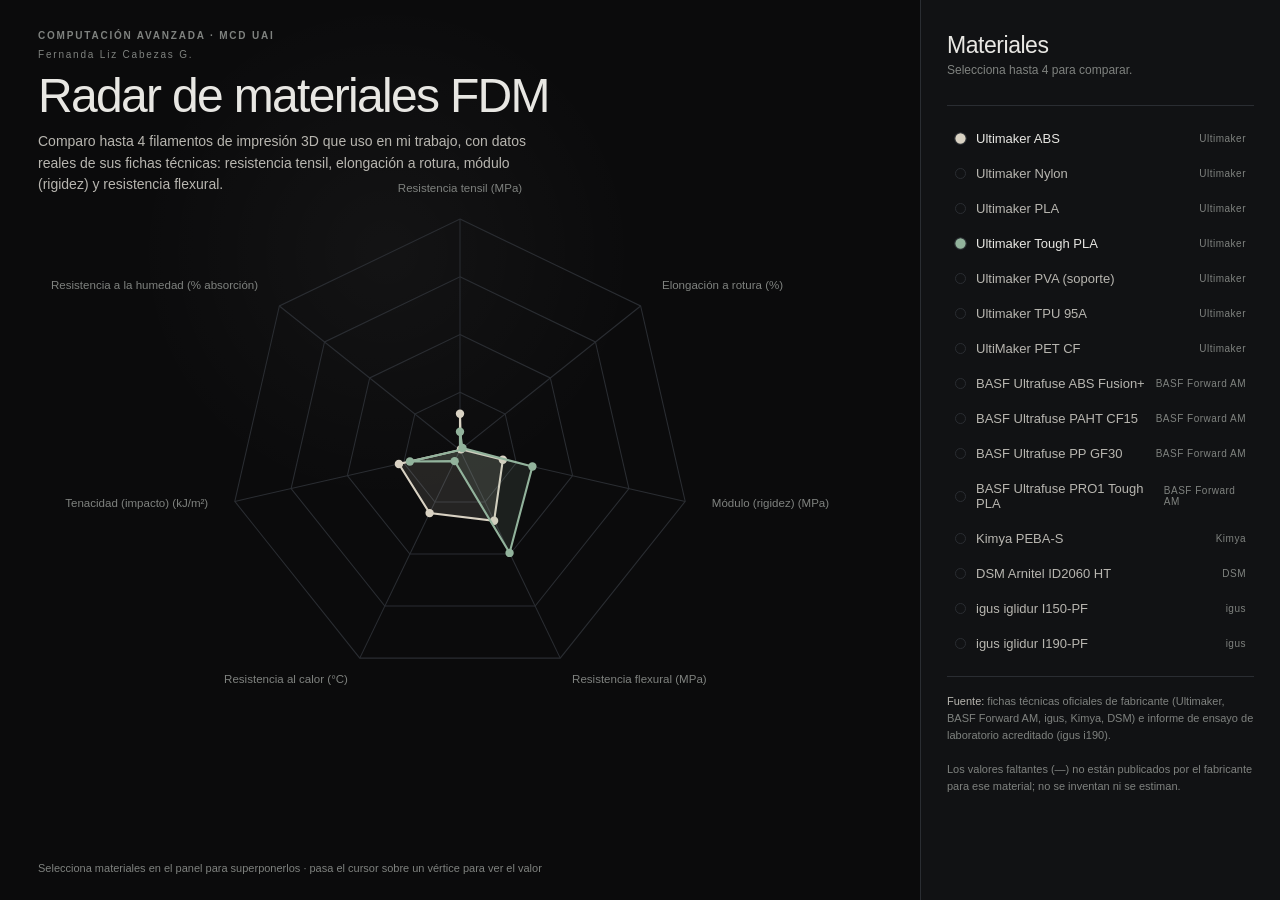
<file: exercise-02/index.html>
<!DOCTYPE html>
<html lang="es">
<head>
<meta charset="UTF-8">
<meta name="viewport" content="width=device-width, initial-scale=1.0">
<title>Ejercicio 02 · Radar de materiales FDM</title>
<link rel="stylesheet" href="styles.css">
</head>
<body>
  <div class="app-shell">
    <div class="viewport-shell">
      <div class="project-header">
        <p class="eyebrow">COMPUTACIÓN AVANZADA · MCD UAI</p>
        <p class="autor">Fernanda Liz Cabezas G.</p>
        <h1>Radar de materiales FDM</h1>
        <p class="subtitle">Comparo hasta 4 filamentos de impresión 3D que uso en mi trabajo, con datos reales de sus fichas técnicas: resistencia tensil, elongación a rotura, módulo (rigidez) y resistencia flexural.</p>
      </div>
      <svg id="radar" viewBox="0 0 600 600"></svg>
      <div class="hint">Selecciona materiales en el panel para superponerlos · pasa el cursor sobre un vértice para ver el valor</div>
    </div>

    <aside class="controls-panel">
      <div class="panel-header">
        <h2>Materiales</h2>
        <p class="panel-note">Selecciona hasta 4 para comparar.</p>
      </div>
      <div id="lista-materiales" class="material-list"></div>
      <div class="panel-footer">
        <strong>Fuente:</strong> fichas técnicas oficiales de fabricante (Ultimaker, BASF Forward AM, igus, Kimya, DSM) e informe de ensayo de laboratorio acreditado (igus i190).
        <br><br>
        Los valores faltantes (—) no están publicados por el fabricante para ese material; no se inventan ni se estiman.
      </div>
    </aside>
  </div>

  <script src="main.js"></script>
</body>
</html>
</file>
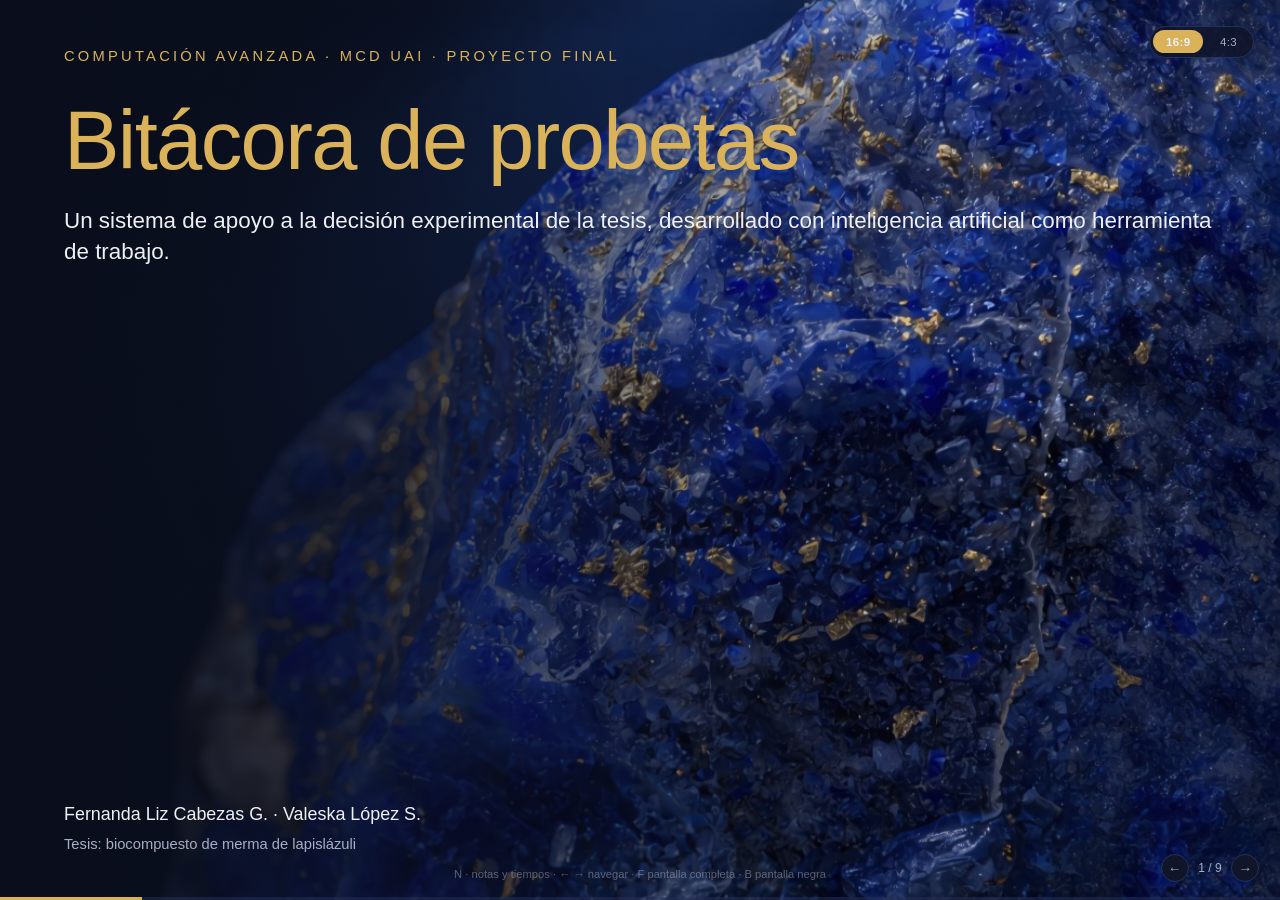
<file: presentacion/index.html>
<!DOCTYPE html>
<html lang="es">
<head>
<meta charset="UTF-8">
<meta name="viewport" content="width=device-width, initial-scale=1.0">
<title>Bitácora de probetas · Presentación</title>
<link rel="stylesheet" href="styles.css?v=4">
</head>
<body>

<div class="deck" id="deck">

  <!-- 01 · PORTADA -->
  <section class="slide portada activa">
    <div class="notas"><span class="notas-t">0:10</span><p>Presentarse en una línea. "Vamos a mostrar un artefacto de la tesis — y sobre todo cómo se construyó."</p></div>
    <div class="lapis-fondo" aria-hidden="true"></div>
    <div class="formato-conmutador" id="formato-conmutador" role="group" aria-label="Formato de proyección">
      <button type="button" id="btn-formato-169" class="formato-btn formato-activo" aria-pressed="true">16:9</button>
      <button type="button" id="btn-formato-43" class="formato-btn" aria-pressed="false">4:3</button>
    </div>
    <p class="eyebrow">COMPUTACIÓN AVANZADA · MCD UAI · PROYECTO FINAL</p>
    <h1>Bitácora de probetas</h1>
    <p class="bajada">Un sistema de apoyo a la decisión experimental de la tesis, desarrollado con inteligencia artificial como herramienta de trabajo.</p>
    <div class="portada-pie">
      <p class="autoras">Fernanda Liz Cabezas G. · Valeska López S.</p>
      <p class="contexto">Tesis: biocompuesto de merma de lapislázuli</p>
    </div>
  </section>

  <!-- 02 · PREGUNTA -->
  <section class="slide">
    <div class="lapis-fondo" aria-hidden="true"></div>
    <p class="num-seccion">01 · Pregunta</p>
    <div class="notas"><span class="notas-t">0:30</span><p>Insistir en que son DOS preguntas. La segunda es la que interesa al curso: qué se puede hacer hoy con IA y método.</p></div>
    <h2>Dos preguntas, no una</h2>
    <div class="cols-2 preguntas">
      <div class="caja">
        <p class="caja-titulo">La de la tesis</p>
        <p class="pregunta-grande">¿Qué combinación de carga, matriz y proceso conviene ensayar a continuación?</p>
        <p>Cada probeta cuesta molienda, impresión y banco de pruebas. El espacio de parámetros es enorme
        y los ensayos que fallan hoy se pierden en un cuaderno.</p>
      </div>
      <div class="caja caja-meta">
        <p class="caja-titulo">La del curso</p>
        <p class="pregunta-grande">¿Qué puede hacer hoy una administradora pública y una diseñadora con IA y un flujo de trabajo ordenado?</p>
        <p>El artefacto es el caso. Lo que realmente se muestra es <strong>cómo se construyó</strong>:
        qué herramientas, qué disciplina, qué límites.</p>
      </div>
    </div>
  </section>

  <!-- 03 · CONTEXTO -->
  <section class="slide">
    <div class="lapis-fondo" aria-hidden="true"></div>
    <p class="num-seccion">02 · Contexto y referencias</p>
    <div class="notas"><span class="notas-t">0:30</span><p>Señalar la tarjeta verde: es nuestra, y es la única sin valor mecánico. Ese contraste es el problema.</p></div>
    <h2>La literatura da el rango. El lapislázuli no está en ella.</h2>
    <div class="ref-grid">
      <div class="ref propia">
        <p class="ref-fuente">LAZULform Ev. 3 · propio</p>
        <p class="ref-dato">7–11 wt%</p>
        <p class="ref-detalle">Rango viable por dos mecanismos distintos: opacidad UV en SLA, encapsulado en FDM. <strong>Sin ensayo mecánico aún.</strong></p>
      </div>
      <div class="ref">
        <p class="ref-fuente">Khan et al. (2023)</p>
        <p class="ref-dato">93,25 MPa</p>
        <p class="ref-detalle">PLA + pizarra. Óptimo flexural a 10 wt%; a 15 wt% ya cae.</p>
      </div>
      <div class="ref">
        <p class="ref-fuente">Al-Mazrouei et al. (2026)</p>
        <p class="ref-dato">91,6 MPa</p>
        <p class="ref-detalle">PLA + piedra volcánica, compresión. Techo de referencia.</p>
      </div>
      <div class="ref">
        <p class="ref-fuente">Coppola et al. (2018)</p>
        <p class="ref-dato">185–215 °C</p>
        <p class="ref-detalle">La temperatura de impresión cambia el módulo: el proceso pesa tanto como la carga.</p>
      </div>
    </div>
    <p class="pie-slide">Nuestras probetas aún no tienen ensayo mecánico. <strong>Ese hueco es el objeto del sistema.</strong></p>
  </section>

  <!-- 04 · PROPUESTA + ARQUITECTURA -->
  <section class="slide">
    <div class="lapis-fondo" aria-hidden="true"></div>
    <p class="num-seccion">03 · Propuesta y arquitectura</p>
    <div class="notas"><span class="notas-t">0:40</span><p>Recorrer el diagrama de izquierda a derecha. Recalcar: el repositorio git ES la base de datos, no hay servidor.</p></div>
    <h2>Una bitácora viva: input → reglas → estado → output</h2>
    <svg class="diagrama" viewBox="0 0 1000 260" role="img" aria-label="Arquitectura: tres etapas de entrada, reglas, estado en JSON y seis vistas de salida">
      <defs>
        <marker id="flecha" viewBox="0 0 10 10" refX="8" refY="5" markerWidth="6" markerHeight="6" orient="auto-start-reverse">
          <path d="M2 1L8 5L2 9" fill="none" stroke="#6478c2" stroke-width="1.6" stroke-linecap="round" stroke-linejoin="round"/>
        </marker>
      </defs>
      <text x="115" y="24" class="d-cap">INPUT · 3 ETAPAS</text>
      <g class="d-caja"><rect x="20" y="38" width="190" height="46" rx="6"/><text x="115" y="60" class="d-t">Materia prima</text><text x="115" y="76" class="d-s">%wt · granulometría · reposo</text></g>
      <g class="d-caja"><rect x="20" y="94" width="190" height="46" rx="6"/><text x="115" y="116" class="d-t">Fabricación</text><text x="115" y="132" class="d-s">parámetros de impresión</text></g>
      <g class="d-caja"><rect x="20" y="150" width="190" height="46" rx="6"/><text x="115" y="172" class="d-t">Banco de pruebas</text><text x="115" y="188" class="d-s">tracción · flexión · módulos</text></g>
      <line x1="218" y1="117" x2="278" y2="117" class="d-flecha" marker-end="url(#flecha)"/>
      <text x="378" y="24" class="d-cap">REGLAS</text>
      <g class="d-caja d-reglas"><rect x="285" y="38" width="186" height="158" rx="6"/>
        <text x="378" y="72" class="d-t">ausencia ≠ cero</text>
        <text x="378" y="104" class="d-t">checkpoint por etapa</text>
        <text x="378" y="136" class="d-t">estimación por distancia</text>
        <text x="378" y="168" class="d-t">alerta de proximidad</text>
      </g>
      <line x1="479" y1="117" x2="539" y2="117" class="d-flecha" marker-end="url(#flecha)"/>
      <text x="636" y="24" class="d-cap">ESTADO</text>
      <g class="d-caja d-estado"><rect x="546" y="38" width="180" height="158" rx="6"/>
        <text x="636" y="105" class="d-t">probetas.json</text>
        <text x="636" y="130" class="d-s">el repositorio git</text>
        <text x="636" y="148" class="d-s">es la base de datos</text>
      </g>
      <line x1="734" y1="117" x2="794" y2="117" class="d-flecha" marker-end="url(#flecha)"/>
      <text x="893" y="24" class="d-cap">OUTPUT · 6 VISTAS</text>
      <g class="d-caja d-out"><rect x="801" y="38" width="184" height="26" rx="5"/><text x="893" y="55" class="d-t">Galería</text></g>
      <g class="d-caja d-out"><rect x="801" y="70" width="184" height="26" rx="5"/><text x="893" y="87" class="d-t">Plano</text></g>
      <g class="d-caja d-out"><rect x="801" y="102" width="184" height="26" rx="5"/><text x="893" y="119" class="d-t">3D</text></g>
      <g class="d-caja d-out"><rect x="801" y="134" width="184" height="26" rx="5"/><text x="893" y="151" class="d-t">Ranking</text></g>
      <g class="d-caja d-out"><rect x="801" y="166" width="184" height="26" rx="5"/><text x="893" y="183" class="d-t">Explorador</text></g>
      <g class="d-caja d-out"><rect x="801" y="198" width="184" height="26" rx="5"/><text x="893" y="215" class="d-t">Nueva ficha</text></g>
    </svg>
    <p class="pie-slide">13 probetas hoy · 3 checkpoints cada una · registra lo que falló igual que lo que funcionó · <strong>cero valores inventados</strong>.</p>
  </section>

  <!-- 05 · FLUJO DE TRABAJO -->
  <section class="slide">
    <div class="lapis-fondo" aria-hidden="true"></div>
    <p class="num-seccion">04 · Flujo de trabajo</p>
    <div class="notas"><span class="notas-t">0:30</span><p>Este es el ciclo real, no solo el de los datos: cada iteración empieza donde la anterior dejó una pregunta abierta.</p></div>
    <h2>Un ciclo que se repite en cada probeta nueva</h2>
    <svg class="diagrama" viewBox="0 0 1000 340" role="img" aria-label="Flujo de trabajo: fabricar filamento, imprimir probeta y ensayar; luego escribir ficha, publicar y explorar para decidir, que vuelve a fabricar filamento en la siguiente iteración">
      <defs>
        <marker id="flecha2" viewBox="0 0 10 10" refX="8" refY="5" markerWidth="6" markerHeight="6" orient="auto-start-reverse">
          <path d="M2 1L8 5L2 9" fill="none" stroke="#6478c2" stroke-width="1.6" stroke-linecap="round" stroke-linejoin="round"/>
        </marker>
      </defs>
      <text x="500" y="18" class="d-cap">FABRICAR Y ENSAYAR</text>
      <g class="d-caja"><rect x="20" y="30" width="279" height="70" rx="6"/><text x="159" y="58" class="d-t">Fabricar filamento</text><text x="159" y="78" class="d-s">mezcla + extrusión</text></g>
      <g class="d-caja"><rect x="361" y="30" width="279" height="70" rx="6"/><text x="500" y="58" class="d-t">Imprimir probeta</text><text x="500" y="78" class="d-s">FDM, posición, temp.</text></g>
      <g class="d-caja"><rect x="702" y="30" width="279" height="70" rx="6"/><text x="841" y="58" class="d-t">Ensayar</text><text x="841" y="78" class="d-s">flexión, tracción</text></g>
      <line x1="299" y1="65" x2="361" y2="65" class="d-flecha" marker-end="url(#flecha2)"/>
      <line x1="640" y1="65" x2="702" y2="65" class="d-flecha" marker-end="url(#flecha2)"/>
      <path d="M841,100 L841,145 L160,145 L160,190" class="d-conector" pathLength="100" marker-end="url(#flecha2)"/>
      <text x="500" y="178" class="d-cap">REGISTRAR Y DECIDIR</text>
      <g class="d-caja"><rect x="20" y="190" width="279" height="70" rx="6"/><text x="159" y="218" class="d-t">Escribir ficha</text><text x="159" y="238" class="d-s">probetas.json</text></g>
      <g class="d-caja"><rect x="361" y="190" width="279" height="70" rx="6"/><text x="500" y="218" class="d-t">Publicar</text><text x="500" y="238" class="d-s">commit, push, Pages</text></g>
      <g class="d-caja d-estado"><rect x="702" y="190" width="279" height="70" rx="6"/><text x="841" y="218" class="d-t">Explorar y decidir</text><text x="841" y="238" class="d-s">galería, plano, IDW</text></g>
      <line x1="299" y1="225" x2="361" y2="225" class="d-flecha" marker-end="url(#flecha2)"/>
      <line x1="640" y1="225" x2="702" y2="225" class="d-flecha" marker-end="url(#flecha2)"/>
      <path d="M841,260 L841,300 L0,300 L0,65 L20,65" class="d-conector" pathLength="100" marker-end="url(#flecha2)"/>
      <text x="420" y="290" class="d-cap">SIGUIENTE ITERACIÓN</text>
    </svg>
    <p class="pie-slide">El diagrama anterior describe los datos; este describe el trabajo. Cada casilla es una tarea real, y el ciclo se repite hasta resolver la pregunta de la tesis.</p>
  </section>

  <!-- 06 · REGLAS -->
  <section class="slide">
    <div class="lapis-fondo" aria-hidden="true"></div>
    <p class="num-seccion">05 · Reglas principales</p>
    <div class="notas"><span class="notas-t">1:00</span><p>Regla 1 con calma —es la frase que hay que dejar instalada—. Las otras tres, una frase cada una: no hay tiempo para leer el código en voz alta, que quede ahí como respaldo si preguntan.</p></div>
    <h2>Cuatro decisiones que sostienen todo el sistema</h2>
    <div class="split-codigo split-codigo-4">
      <div class="regla-bloque">
        <p class="regla-num">1 — ausencia ≠ cero</p>
        <p class="regla-io"><span>entra</span> <code>flexural_mpa: null</code></p>
        <p class="regla-io"><span>sale</span> banda "sin ensayo", en su carga real</p>
        <p>Una probeta sin medir no vale cero MPa: <strong>no está medida</strong>. Ponerla en cero sería inventar.</p>
        <pre><code>const sinDato = PROBETAS.filter(
  p =&gt; p.banco_pruebas.flexural_mpa === null
);</code></pre>
      </div>
      <div class="regla-bloque">
        <p class="regla-num">2 — estimación explicable</p>
        <p class="regla-io"><span>entra</span> una carga objetivo (11 wt%)</p>
        <p class="regla-io"><span>sale</span> valor esperado <em>y de dónde salió</em></p>
        <p>Pondera por <code>1/distancia²</code>. A 11 wt% estima <strong>93,2 MPa</strong> (92% de SP10).</p>
        <pre><code>const peso = 1 / (v.distancia ** 2);
sumaPonderada += peso * v.valor;</code></pre>
      </div>
      <div class="regla-bloque">
        <p class="regla-num">3 — el estado es por etapa</p>
        <p class="regla-io"><span>entra</span> las incidencias de la probeta</p>
        <p class="regla-io"><span>sale</span> ✓ o ✗ en cada uno de los 3 checkpoints</p>
        <p>PC falla en materia prima pero <strong>pasa</strong> fabricación: un estado global perdería eso.</p>
        <pre><code>propias = incidencias.filter(
  inc =&gt; inc.etapa === etapaKey
);
ok = propias.length === 0;</code></pre>
      </div>
      <div class="regla-bloque">
        <p class="regla-num">4 — el sistema recuerda</p>
        <p class="regla-io"><span>entra</span> un valor que se está escribiendo</p>
        <p class="regla-io"><span>sale</span> aviso verde si funcionó, rojo si no</p>
        <p>Al escribir 25 wt%: <span class="rojo">"ya probaste ~26,5 — no funcionó"</span>.</p>
        <pre><code>distancia = Math.abs(existente - valor);
if (distancia &lt;= limite) avisar(p);</code></pre>
      </div>
    </div>
  </section>

  <!-- 07 · DEMO -->
  <section class="slide slide-demo">
    <div class="lapis-fondo" aria-hidden="true"></div>
    <p class="num-seccion">06 · Demo</p>
    <div class="notas"><span class="notas-t">1:15</span><p>Los 3 pasos, sin improvisar. Terminar en la alerta roja: es lo más vistoso y resume la idea.</p></div>
    <h2>El artefacto, en vivo</h2>
    <a class="url-demo" href="https://fernanda-liz.github.io/MCD-computaci-n-avanzada-3/project/" target="_blank" rel="noopener">
      fernanda-liz.github.io/MCD-computaci-n-avanzada-3/project/
    </a>
    <ol class="guion">
      <li><strong>Plano</strong> — la banda inferior: el hueco que la tesis debe llenar.</li>
      <li><strong>Explorador</strong> — mover a 11 wt%: 93,2 MPa, y de qué probetas sale.</li>
      <li><strong>Nueva ficha</strong> — escribir 25 wt%: <span class="rojo">"ya probaste ~26,5 — no funcionó"</span>.</li>
    </ol>
    <div class="siguientes">
      <p class="siguientes-cap">SI EL PROYECTO CONTINÚA</p>
      <div class="siguientes-items">
        <span>Poblarlo con las 30–50 probetas reales de lapislázuli</span>
        <span>Visión por computador en la extrusión: grumos y diámetro</span>
        <span>Granulometría (25/50/100 µm) como segundo eje de cruce</span>
      </div>
    </div>
  </section>

  <!-- 08 · EL TALLER INVISIBLE -->
  <section class="slide">
    <div class="lapis-fondo" aria-hidden="true"></div>
    <p class="num-seccion">07 · Cómo se construyó</p>
    <div class="notas"><span class="notas-t">0:40</span><p>Aquí está el corazón de la charla: cuatro columnas, una frase cada una. No leer las tarjetas.</p></div>
    <h2>El taller invisible detrás del artefacto</h2>
    <div class="taller">
      <div class="taller-col">
        <p class="taller-cap">CAPTURAR</p>
        <div class="herr"><span class="herr-n">Zotero</span><span class="herr-d">fuente de verdad para citar: metadatos + PDF enlazado</span></div>
        <div class="herr"><span class="herr-n">raw/ + script propio</span><span class="herr-d">cada PDF → texto por página + imágenes deduplicadas, sin resumir</span></div>
      </div>
      <div class="taller-col">
        <p class="taller-cap">PENSAR</p>
        <div class="herr"><span class="herr-n">Obsidian</span><span class="herr-d">wiki de tesis: fuentes, conceptos, análisis, bitácora de hitos</span></div>
        <div class="herr"><span class="herr-n">CLAUDE.md + skills</span><span class="herr-d">el flujo de trabajo escrito como instrucción reutilizable</span></div>
      </div>
      <div class="taller-col">
        <p class="taller-cap">CONSTRUIR</p>
        <div class="herr"><span class="herr-n">Claude Code</span><span class="herr-d">leer papers, extraer datos citables, escribir y probar el código</span></div>
        <div class="herr"><span class="herr-n">MCP · navegador</span><span class="herr-d">abrir el sitio, hacer clic, leer errores, corregir y repetir</span></div>
      </div>
      <div class="taller-col">
        <p class="taller-cap">PUBLICAR</p>
        <div class="herr"><span class="herr-n">git + GitHub Pages</span><span class="herr-d">el repo es la base de datos; el historial, el cuaderno de laboratorio</span></div>
        <div class="herr"><span class="herr-n">Drive compartido</span><span class="herr-d">respaldo accesible para la dirección de tesis</span></div>
      </div>
    </div>
    <p class="pie-slide">Los datos de Khan et al. que aparecen en el ranking se extrajeron directamente de la Tabla 2 del PDF y quedaron <strong>citados en la ficha correspondiente</strong>, no reproducidos de memoria.</p>
  </section>

  <!-- 09 · CRITERIO -->
  <section class="slide">
    <div class="lapis-fondo" aria-hidden="true"></div>
    <p class="num-seccion">08 · Criterio</p>
    <div class="notas"><span class="notas-t">0:30</span><p>El punto fuerte: decir que NO a una herramienta también es criterio. Mencionar ECC como ejemplo concreto.</p></div>
    <h2>Usar IA bien es, sobre todo, saber cuándo no usarla</h2>
    <div class="cols-3">
      <div class="caja caja-no">
        <p class="caja-titulo">No inventamos datos</p>
        <p>Evaluamos inventar valores para que la demo se viera más completa. Lo descartamos y usamos 4 valores
        reales publicados: un dato falso sin marcar rompe la garantía de todo el resto.</p>
      </div>
      <div class="caja caja-no">
        <p class="caja-titulo">No instalamos ECC</p>
        <p>Teníamos disponible un framework con 68 agentes y 286 skills. No se usó:
        el curso evalúa claridad, no cantidad de tecnología. Habría sumado complejidad sin sumar respuesta.</p>
      </div>
      <div class="caja caja-no">
        <p class="caja-titulo">No dependemos del computador local</p>
        <p>La idea de conectar cámara y sensores en vivo quedó como siguiente paso:
        el artefacto tiene que abrir en cualquier navegador, también en incógnito.</p>
      </div>
    </div>
    <p class="pie-slide">Cada "no" está registrado en el repositorio y en la wiki de tesis, con su razón. <strong>Las decisiones también son dato.</strong></p>
  </section>

</div>

<p class="aviso-notas">N · notas y tiempos · ← → navegar · F pantalla completa · B pantalla negra</p>
<div class="barra"><div class="progreso" id="progreso"></div></div>
<div class="controles">
  <button id="anterior" aria-label="Diapositiva anterior">←</button>
  <span id="contador">1 / 9</span>
  <button id="siguiente" aria-label="Diapositiva siguiente">→</button>
</div>

<!-- Vista previa 4:3: el mismo deck cargado en un iframe con viewport fijo
     1024x768 (XGA, la resolución 4:3 más común en proyectores), escalado
     para caber en pantalla. No es un CSS transform del deck actual —
     adentro del iframe los tamaños en vw/vh calculan contra esa resolución
     real, así que lo que se ve es exactamente lo que mostraría ese proyector. -->
<div id="simulador-4-3" class="simulador-4-3 oculto">
  <button type="button" id="btn-cerrar-simulador" class="simulador-cerrar">✕ volver a 16:9</button>
  <iframe id="iframe-4-3" title="Vista previa en 4:3" src="about:blank"></iframe>
</div>

<!-- el ?v= es a propósito: el navegador cachea main.js/styles.css agresivamente
     sin él, y una edición nueva puede no verse ni con recarga forzada.
     Súbelo (v=2 -> v=3...) cada vez que edites main.js o styles.css. -->
<script src="main.js?v=4"></script>
</body>
</html>
</file>
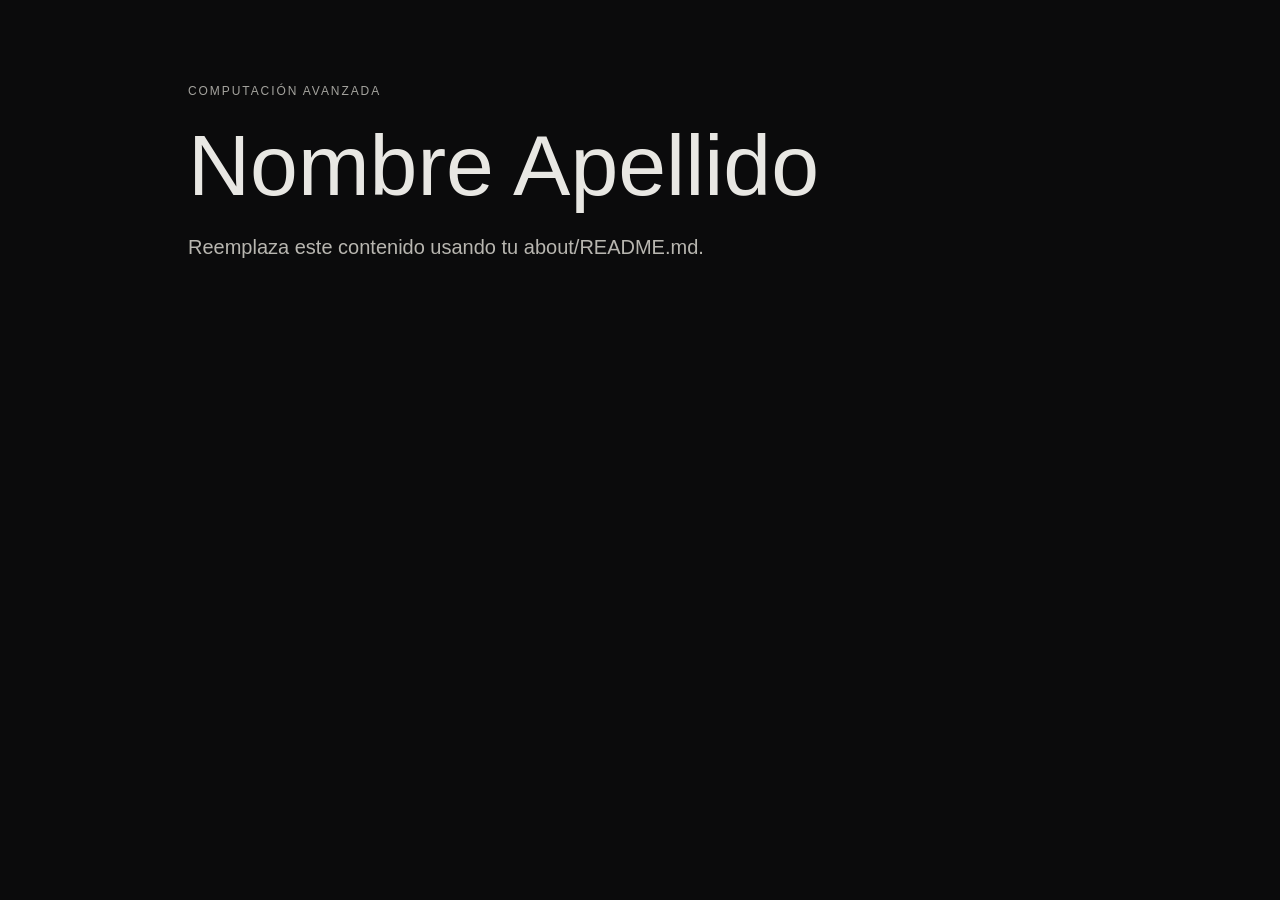
<file: templates/site-basic/index.html>
<!doctype html>
<html lang="es">
<head>
  <meta charset="utf-8">
  <meta name="viewport" content="width=device-width, initial-scale=1">
  <title>Computación Avanzada - About</title>
  <link rel="stylesheet" href="styles.css">
</head>
<body>
  <main class="page">
    <p class="eyebrow">COMPUTACIÓN AVANZADA</p>
    <h1>Nombre Apellido</h1>
    <p class="lead">Reemplaza este contenido usando tu about/README.md.</p>
  </main>
</body>
</html>
</file>
<file: exercise-02/styles.css>
:root {
  --bg:#0b0b0c;
  --panel:#111214;
  --line:#2a2d32;
  --text:#e8e7e3;
  --text-soft:#b8b6b0;
  --text-faint:#7f827f;
  --accent:#d9d2c3;
}
*{box-sizing:border-box}
html,body{margin:0;height:100%;background:var(--bg);color:var(--text);font-family:Roboto,"Helvetica Neue",Arial,sans-serif}
body{overflow:hidden}
.app-shell{display:grid;grid-template-columns:minmax(0,1fr) 360px;height:100vh}
.viewport-shell{position:relative;min-width:0;background:radial-gradient(circle at 42% 28%,rgba(255,255,255,.035),transparent 30%),var(--bg);display:flex;align-items:center;justify-content:center}
.project-header{position:absolute;z-index:5;left:38px;top:30px;max-width:560px;pointer-events:none}
.eyebrow{margin:0 0 8px;font-size:10px;font-weight:600;letter-spacing:.18em;color:var(--text-faint)}
.autor{margin:0 0 8px;font-size:10px;font-weight:400;letter-spacing:.18em;color:var(--text-faint)}
h1,h2,h3,p{margin-top:0}
h1{font-size:clamp(30px,4vw,48px);font-weight:300;letter-spacing:-.035em;margin-bottom:8px}
.subtitle{max-width:520px;color:var(--text-soft);font-size:14px;line-height:1.55}
#radar{width:min(70vh,80%);height:min(70vh,80%);overflow:visible}
.hint{position:absolute;left:38px;bottom:26px;color:var(--text-faint);font-size:11px}

.controls-panel{height:100vh;padding:32px 26px 20px;background:var(--panel);border-left:1px solid var(--line);overflow-y:auto;scrollbar-width:thin;scrollbar-color:var(--accent) var(--panel)}
.controls-panel::-webkit-scrollbar{width:10px}
.controls-panel::-webkit-scrollbar-track{background:var(--panel)}
.controls-panel::-webkit-scrollbar-thumb{background-color:var(--line);border-radius:6px;border:2px solid var(--panel)}
.panel-header{padding-bottom:16px;border-bottom:1px solid var(--line)}
.panel-header h2{font-size:23px;font-weight:400;letter-spacing:-.02em;margin-bottom:4px}
.panel-note{color:var(--text-faint);font-size:12px}

.material-list{padding:16px 0;border-bottom:1px solid var(--line);display:flex;flex-direction:column;gap:2px}
.material-item{display:flex;align-items:center;gap:10px;padding:9px 8px;border-radius:6px;cursor:pointer;font-size:13px;color:var(--text-soft);transition:background .2s ease,color .2s ease}
.material-item:hover{background:rgba(255,255,255,.04)}
.material-item.active{color:var(--text)}
.material-item .swatch{width:11px;height:11px;border-radius:50%;border:1px solid var(--line);flex-shrink:0;transition:background .25s ease,transform .25s ease}
.material-item.active .swatch{transform:scale(1.15)}
.material-item .fab{margin-left:auto;font-size:10px;color:var(--text-faint);letter-spacing:.05em}
.material-item.disabled{opacity:.35;cursor:not-allowed}

.panel-footer{padding-top:16px;color:var(--text-faint);font-size:11px;line-height:1.55}
.panel-footer strong{color:var(--text-soft);font-weight:500}

.radar-axis-label{fill:var(--text-faint);font-size:11px}
.radar-grid{fill:none;stroke:var(--line);stroke-width:1}
.radar-poly{fill-opacity:.12;stroke-width:2}
.radar-point{cursor:pointer}
.radar-tooltip{fill:var(--text);font-size:11px}

@media (max-width:900px){
  .app-shell{grid-template-columns:1fr;grid-template-rows:50vh 1fr;height:100vh}
  .viewport-shell{position:sticky;top:0;height:50vh}
  .controls-panel{height:calc(100vh - 50vh);border-left:0;border-top:1px solid var(--line)}
}
</file>
<file: presentacion/styles.css>
:root {
  --bg: #0a0e1c;
  --bg-hondo: #060912;
  --panel: #10152a;
  --panel-alto: #161d38;
  --line: #263156;
  --text: #eef0f5;
  --text-dim: #a7aec4;
  --accent: #d9b25a;
  --accent-suave: #e6c887;
  --azul: #6478c2;
  --propio: #92b39c;
  --lit: #c98a6b;
  --fallida: #c9695f;
}

* { box-sizing: border-box; }

html, body {
  margin: 0;
  padding: 0;
  height: 100%;
  overflow: hidden;
  background: var(--bg);
  color: var(--text);
  font-family: -apple-system, BlinkMacSystemFont, "Segoe UI", Helvetica, Arial, sans-serif;
  line-height: 1.5;
}

.deck { height: 100%; }

.slide {
  display: none;
  height: 100vh;
  padding: 5vh 5vw;
  flex-direction: column;
  justify-content: center;
  position: relative;
  overflow: hidden;
}

.slide.activa { display: flex; }

/* fondo lapislázuli: azul profundo con motas doradas de pirita */
.lapis-fondo {
  /* absolute, no fixed: .slide tiene will-change:transform, así que ES el
     "containing block" de cualquier posición fixed/absolute de sus hijos —
     ambas terminan idénticas aquí, así que "fixed" no libraba del scroll
     interno de .slide en pantallas angostas (mismo elemento hace de scroll
     container Y de containing block). El alto real lo fija main.js
     (ajustarFondos) igualando esta caja al scrollHeight de la diapositiva,
     así el patrón cubre todo el contenido y no solo el primer pantallazo. */
  position: absolute;
  inset: 0;
  background:
    radial-gradient(circle at 78% 22%, rgba(100, 120, 194, 0.22), transparent 46%),
    radial-gradient(circle at 16% 76%, rgba(217, 178, 90, 0.10), transparent 44%);
  pointer-events: none;
}

/* portada: la foto real de la piedra, no el patrón de motas —
   el degradado oscurece la mitad izquierda, donde va el texto,
   y deja la piedra visible tal cual hacia la derecha */
.portada .lapis-fondo {
  background-image:
    linear-gradient(90deg,
      rgba(10, 14, 28, 0.94) 0%,
      rgba(10, 14, 28, 0.78) 32%,
      rgba(10, 14, 28, 0.32) 58%,
      rgba(10, 14, 28, 0.05) 78%),
    url("img/lapislazuli-portada.jpg");
  background-size: cover, cover;
  background-position: center, center right;
}

.portada .lapis-fondo::after { content: none; }

.lapis-fondo::after {
  content: "";
  position: absolute;
  inset: 0;
  background-image:
    radial-gradient(circle, rgba(245,197,63,0.68) 0 1.5px, transparent 1.8px),
    radial-gradient(circle, rgba(245,197,63,0.46) 0 1.1px, transparent 1.4px),
    radial-gradient(circle, rgba(250,213,110,0.55) 0 1.3px, transparent 1.6px);
  background-position: 12% 24%, 68% 62%, 84% 18%;
  background-size: 340px 340px, 250px 250px, 430px 430px;
}

/* tipografía */
.eyebrow {
  margin: 0 0 2rem;
  font-size: clamp(0.92rem, 1.15vw, 1.08rem);
  letter-spacing: 0.22em;
  color: var(--accent);
  position: relative;
}

.num-seccion {
  margin: 0 0 0.9rem;
  font-size: clamp(0.82rem, 1.05vw, 0.95rem);
  letter-spacing: 0.2em;
  text-transform: uppercase;
  color: var(--azul);
  font-weight: 600;
}

h1 {
  margin: 0;
  font-size: clamp(2.6rem, 6.6vw, 5.2rem);
  font-weight: 500;
  letter-spacing: -0.02em;
  line-height: 1.02;
  color: var(--accent);
  position: relative;
}

h2 {
  margin: 0 0 1.6rem;
  font-size: clamp(1.5rem, 3.1vw, 2.6rem);
  font-weight: 500;
  letter-spacing: -0.015em;
  line-height: 1.15;
  color: var(--accent);
  max-width: 24ch;
}

.bajada {
  margin: 1.3rem 0 0;
  font-size: clamp(0.95rem, 1.75vw, 1.45rem);
  color: var(--text);
  font-weight: 300;
  position: relative;
  line-height: 1.4;
}

.portada-pie { margin-top: auto; padding-top: 2.5rem; position: relative; }
.autoras { margin: 0; font-size: clamp(1rem, 1.4vw, 1.2rem); color: var(--text); }
.contexto { margin: 0.3rem 0 0; font-size: clamp(0.9rem, 1.15vw, 1.05rem); color: var(--text-dim); }

p { color: var(--text-dim); font-size: clamp(0.95rem, 1.22vw, 1.12rem); margin: 0 0 0.7rem; }
p:last-child { margin-bottom: 0; }
p strong { color: var(--text); font-weight: 600; }
em { color: var(--accent-suave); font-style: italic; }
.rojo { color: var(--fallida); }

.pie-slide {
  margin: 1.6rem 0 0;
  font-size: clamp(0.88rem, 1.1vw, 1.02rem);
  color: var(--text-dim);
  border-top: 1px solid var(--line);
  padding-top: 0.9rem;
}
.pie-slide.centro { text-align: center; border: none; }

/* cajas */
.cols-3, .cols-2 { display: grid; gap: 1.1rem; }
.cols-3 { grid-template-columns: repeat(3, 1fr); }
.cols-2 { grid-template-columns: repeat(2, 1fr); }

.caja {
  background: var(--panel);
  border: 1px solid var(--line);
  border-left: 3px solid var(--azul);
  border-radius: 10px;
  padding: 1.1rem 1.2rem;
}

.caja-meta { border-left-color: var(--accent); }
.caja-no { border-left-color: var(--fallida); }

.caja-titulo {
  margin: 0 0 0.5rem;
  color: var(--accent);
  font-size: clamp(0.9rem, 1.15vw, 1.05rem);
  font-weight: 700;
  letter-spacing: 0.04em;
}

.pregunta-grande {
  font-size: clamp(1.1rem, 1.6vw, 1.38rem);
  color: var(--text);
  line-height: 1.35;
  margin-bottom: 0.8rem;
}

.preguntas .caja { padding: 1.4rem 1.5rem; }

/* referencias */
.ref-grid { display: grid; grid-template-columns: repeat(4, 1fr); gap: 0.9rem; }

.ref {
  background: var(--panel);
  border: 1px solid var(--line);
  border-top: 3px solid var(--lit);
  border-radius: 10px;
  padding: 1rem 1.1rem;
}

.ref.propia { border-top-color: var(--propio); }
.ref-fuente { margin: 0; font-size: clamp(0.82rem, 1vw, 0.92rem); color: var(--text-dim); }
.ref-dato {
  margin: 0.35rem 0 0.5rem;
  font-size: clamp(1.25rem, 2.2vw, 1.85rem);
  font-weight: 300;
  color: var(--accent);
  line-height: 1;
}
.ref-detalle { margin: 0; font-size: clamp(0.84rem, 1.02vw, 0.94rem); line-height: 1.45; }

/* diagrama */
.diagrama { width: 100%; height: auto; max-height: 44vh; }
.d-caja rect { fill: var(--panel); stroke: var(--line); stroke-width: 1; }
.d-reglas rect { fill: rgba(217, 178, 90, 0.07); stroke: var(--accent); }
.d-estado rect { fill: rgba(100, 120, 194, 0.11); stroke: var(--azul); }
.d-out rect { fill: var(--panel-alto); }
.d-t { fill: var(--text); font-size: 16px; text-anchor: middle; font-family: inherit; }
.d-s { fill: var(--text-dim); font-size: 13px; text-anchor: middle; font-family: inherit; }
.d-cap { fill: var(--accent); font-size: 12.5px; letter-spacing: 0.14em; text-anchor: middle; font-family: inherit; }
.d-flecha { stroke: var(--azul); stroke-width: 1.6; }
/* conector de codo/vuelta (flujo de trabajo): usa pathLength="100" en el propio
   SVG para que el largo real del trazo no importe — así un mismo dasharray de
   100 sirve tanto para el codo corto como para el bucle que rodea todo el diagrama. */
.d-conector { fill: none; stroke: var(--azul); stroke-width: 1.6; }

/* reglas + código */
.split-codigo { display: grid; grid-template-columns: 1fr 1fr; gap: 2rem; align-items: start; }

/* variante para 4 reglas en 2x2: mismo patrón, cajas más compactas */
.split-codigo-4 { gap: 1rem 1.4rem; }

.split-codigo-4 .regla-bloque { padding: 0.9rem 1.05rem; }
.split-codigo-4 .regla-num { margin-bottom: 0.55rem; font-size: clamp(0.82rem, 1.05vw, 0.95rem); }
.split-codigo-4 .regla-io { margin-bottom: 0.3rem; font-size: clamp(0.72rem, 0.92vw, 0.84rem); }
.split-codigo-4 .regla-io span { min-width: 52px; }
.split-codigo-4 .regla-bloque p:not(.regla-io):not(.regla-num) { margin-top: 0.55rem; font-size: clamp(0.74rem, 0.94vw, 0.86rem); }
.split-codigo-4 pre { margin-top: 0.6rem; padding: 0.6rem 0.75rem; }
.split-codigo-4 code { font-size: clamp(0.66rem, 0.82vw, 0.76rem); line-height: 1.5; }

.regla-bloque {
  background: var(--panel);
  border: 1px solid var(--line);
  border-radius: 10px;
  padding: 1.2rem 1.3rem;
}

.regla-num {
  margin: 0 0 0.8rem;
  color: var(--accent);
  font-weight: 700;
  font-size: clamp(0.95rem, 1.25vw, 1.12rem);
}

.regla-io { margin: 0 0 0.4rem; font-size: clamp(0.88rem, 1.1vw, 1rem); color: var(--text); }
.regla-io span {
  display: inline-block;
  min-width: 66px;
  color: var(--azul);
  font-size: 0.8em;
  letter-spacing: 0.12em;
  text-transform: uppercase;
  font-weight: 700;
}

.regla-bloque p:not(.regla-io):not(.regla-num) { margin-top: 0.9rem; }

pre {
  margin: 1rem 0 0;
  background: var(--bg-hondo);
  border: 1px solid var(--line);
  border-radius: 8px;
  padding: 0.9rem 1rem;
  overflow: auto;
}

code {
  font-family: ui-monospace, SFMono-Regular, Menlo, Consolas, monospace;
  font-size: clamp(0.78rem, 0.95vw, 0.9rem);
  line-height: 1.6;
  color: var(--text);
  white-space: pre;
}

p code {
  background: var(--panel-alto);
  padding: 0.1rem 0.35rem;
  border-radius: 4px;
  color: var(--accent-suave);
  font-size: 0.88em;
  white-space: normal;
}

/* demo */
.url-demo {
  display: inline-block;
  margin-bottom: 1.8rem;
  font-size: clamp(1rem, 1.7vw, 1.4rem);
  color: var(--azul);
  text-decoration: none;
  border-bottom: 1px solid var(--azul);
  padding-bottom: 0.2rem;
  font-family: ui-monospace, SFMono-Regular, Menlo, Consolas, monospace;
}
.url-demo:hover { color: var(--accent); border-color: var(--accent); }

.guion { margin: 0; padding-left: 1.4rem; max-width: 70ch; }
.guion li {
  margin-bottom: 1rem;
  color: var(--text-dim);
  font-size: clamp(1rem, 1.38vw, 1.22rem);
  padding-left: 0.3rem;
}
.guion li::marker { color: var(--accent); font-weight: 700; }
.guion strong { color: var(--text); }

/* siguientes pasos (en la diapositiva de demo) */
.siguientes {
  margin-top: 2.2rem;
  border-top: 1px solid var(--line);
  padding-top: 1.1rem;
}

.siguientes-cap {
  margin: 0 0 0.8rem;
  font-size: clamp(0.72rem, 0.92vw, 0.85rem);
  letter-spacing: 0.18em;
  color: var(--accent);
  font-weight: 700;
}

.siguientes-items {
  display: grid;
  grid-template-columns: repeat(3, 1fr);
  gap: 0.9rem;
}

.siguientes-items span {
  background: var(--panel);
  border: 1px solid var(--line);
  border-left: 3px solid var(--azul);
  border-radius: 8px;
  padding: 0.7rem 0.9rem;
  font-size: clamp(0.82rem, 1vw, 0.95rem);
  color: var(--text-dim);
}

/* taller */
.taller { display: grid; grid-template-columns: repeat(4, 1fr); gap: 1rem; }

.taller-cap {
  margin: 0 0 0.7rem;
  font-size: clamp(0.8rem, 1vw, 0.92rem);
  letter-spacing: 0.18em;
  color: var(--accent);
  font-weight: 700;
  border-bottom: 1px solid var(--line);
  padding-bottom: 0.5rem;
}

.herr {
  background: var(--panel);
  border: 1px solid var(--line);
  border-radius: 8px;
  padding: 0.75rem 0.85rem;
  margin-bottom: 0.7rem;
}

.herr-n {
  display: block;
  color: var(--text);
  font-size: clamp(0.9rem, 1.12vw, 1.04rem);
  font-weight: 600;
  margin-bottom: 0.25rem;
}

.herr-d {
  display: block;
  color: var(--text-dim);
  font-size: clamp(0.82rem, 1vw, 0.93rem);
  line-height: 1.45;
}

/* cierre */
.cierre { text-align: center; align-items: center; }
.cierre-frase { max-width: 30ch; margin-left: auto; margin-right: auto; }

.cierre-grid {
  display: grid;
  grid-template-columns: repeat(3, 1fr);
  gap: 1.6rem;
  max-width: 1100px;
  margin: 1rem auto 0;
  text-align: left;
}

.cierre-grid > div {
  display: flex;
  gap: 0.7rem;
  align-items: flex-start;
}

.c-num { color: var(--accent); font-size: 1.1rem; line-height: 1.4; }
.cierre-grid p { font-size: clamp(0.8rem, 1.05vw, 0.95rem); }

/* notas del presentador — ocultas salvo que se pulse N */
.notas { display: none; }

body.con-notas .slide.activa .notas {
  display: flex;
  align-items: baseline;
  gap: 0.9rem;
  position: absolute;
  left: 5vw;
  right: 5vw;
  bottom: 2.2rem;
  background: rgba(6, 9, 18, 0.94);
  border: 1px solid var(--accent);
  border-radius: 10px;
  padding: 0.8rem 1.1rem;
  z-index: 15;
}

.notas-t {
  color: var(--accent);
  font-weight: 700;
  font-size: 1.1rem;
  font-variant-numeric: tabular-nums;
  flex-shrink: 0;
}

.notas p { margin: 0; color: var(--text); font-size: 0.95rem; }

.aviso-notas {
  position: fixed;
  left: 50%;
  transform: translateX(-50%);
  bottom: 1.1rem;
  margin: 0;
  font-size: 0.7rem;
  color: var(--text-dim);
  opacity: 0.5;
  z-index: 21;
  pointer-events: none;
}

/* interruptor de formato de proyección (16:9 / 4:3) — solo en portada */
.formato-conmutador {
  position: absolute;
  top: 1.6rem;
  right: 1.6rem;
  z-index: 10;
  display: flex;
  gap: 0.25rem;
  background: rgba(16, 21, 42, 0.85);
  border: 1px solid var(--line);
  border-radius: 999px;
  padding: 0.22rem;
}

.formato-btn {
  background: none;
  border: none;
  color: var(--text-dim);
  font-family: inherit;
  font-size: 0.72rem;
  letter-spacing: 0.03em;
  padding: 0.34rem 0.8rem;
  border-radius: 999px;
  cursor: pointer;
  transition: background 0.2s ease, color 0.2s ease;
}

.formato-btn:hover { color: var(--text); }

.formato-btn.formato-activo {
  background: var(--accent);
  color: var(--accent-oscuro);
  font-weight: 700;
}

/* simulador: el deck completo, otra vez, dentro de un iframe a resolución
   4:3 real, escalado para caber — ver comentario en el HTML */
.simulador-4-3 {
  position: fixed;
  inset: 0;
  z-index: 200;
  background: #000;
  display: flex;
  align-items: center;
  justify-content: center;
}

.simulador-4-3.oculto { display: none; }

.simulador-4-3 iframe {
  width: 1024px;
  height: 768px;
  border: none;
  flex-shrink: 0;
  box-shadow: 0 0 0 1px rgba(217, 178, 90, 0.25), 0 30px 80px rgba(0, 0, 0, 0.6);
}

.simulador-cerrar {
  position: fixed;
  top: 1.4rem;
  right: 1.4rem;
  z-index: 201;
  background: rgba(16, 21, 42, 0.9);
  border: 1px solid var(--accent);
  color: var(--accent);
  font-family: inherit;
  font-size: 0.75rem;
  padding: 0.5rem 1rem;
  border-radius: 999px;
  cursor: pointer;
}

@media print { .formato-conmutador, .simulador-4-3, .simulador-cerrar { display: none; } }

/* navegación */
.barra {
  position: fixed;
  left: 0; right: 0; bottom: 0;
  height: 3px;
  background: rgba(38, 49, 86, 0.5);
  z-index: 20;
}

.progreso { height: 100%; width: 0; background: var(--accent); transition: width 0.35s ease; }

.controles {
  position: fixed;
  right: 1.3rem;
  bottom: 1.1rem;
  display: flex;
  align-items: center;
  gap: 0.6rem;
  z-index: 21;
  font-size: 0.75rem;
  color: var(--text-dim);
}

.controles button {
  background: var(--panel);
  border: 1px solid var(--line);
  color: var(--text-dim);
  width: 28px;
  height: 28px;
  border-radius: 50%;
  cursor: pointer;
  font-size: 0.85rem;
  line-height: 1;
  transition: color 0.2s ease, border-color 0.2s ease;
}

.controles button:hover { color: var(--accent); border-color: var(--accent); }

@media (max-width: 1000px) {
  .cols-3, .ref-grid, .split-codigo, .cols-2, .taller, .cierre-grid { grid-template-columns: 1fr; }
  .slide { padding: 4vh 5vw; justify-content: flex-start; overflow-y: auto; }
}

/* ══════════════════════════════════════════════════════════════
   MOVIMIENTO — transiciones entre diapositivas y entradas por etapas
   Todo el bloque se desactiva solo si el sistema pide menos movimiento.
   ══════════════════════════════════════════════════════════════ */

:root {
  --ease-salida: cubic-bezier(0.22, 0.80, 0.28, 1);
  --dur-slide: 480ms;
  --dur-item: 620ms;
  --paso: 78ms;      /* separación entre elementos encadenados */
}

/* — 1. Transición entre diapositivas —
   Se abandona display:none (no es animable) por opacidad + desplazamiento.
   La dirección la marca el deck, así que avanzar y retroceder no se sienten igual. */
.deck { position: relative; height: 100%; }

.slide {
  display: flex;                     /* antes: none */
  position: absolute;
  inset: 0;
  height: 100%;
  opacity: 0;
  visibility: hidden;
  pointer-events: none;
  will-change: opacity, transform;
  transition: opacity var(--dur-slide) ease,
              transform var(--dur-slide) var(--ease-salida);
}

.slide.activa,
.slide.saliendo { visibility: visible; }

.slide.activa {
  opacity: 1;
  pointer-events: auto;
  transform: none;
  z-index: 2;
}

.slide.saliendo { opacity: 0; z-index: 1; }

/* reposo: la diapositiva espera desplazada del lado por donde va a entrar */
.deck[data-dir="adelante"] .slide { transform: translateX(3.2%) scale(0.994); }
.deck[data-dir="atras"]    .slide { transform: translateX(-3.2%) scale(0.994); }
/* y la que se va sale por el lado contrario */
.deck[data-dir="adelante"] .slide.saliendo { transform: translateX(-3.2%) scale(0.994); }
.deck[data-dir="atras"]    .slide.saliendo { transform: translateX(3.2%) scale(0.994); }

/* — 2. Entrada encadenada de los bloques de cada diapositiva —
   El índice --i lo asigna main.js, así el HTML no necesita marcas. */
@keyframes entrar {
  from { opacity: 0; transform: translateY(15px); filter: blur(4px); }
  to   { opacity: 1; transform: none;             filter: blur(0); }
}

.slide > *:not(.lapis-fondo):not(.notas):not(.contenedor-anim) { opacity: 0; }

.slide.activa > *:not(.lapis-fondo):not(.notas):not(.contenedor-anim) {
  animation: entrar var(--dur-item) var(--ease-salida) both;
  animation-delay: calc(120ms + var(--i, 0) * var(--paso));
}

/* los contenedores no se desvanecen: lo hacen sus hijos, uno a uno */
.contenedor-anim { opacity: 1; }

.slide .anim-item { opacity: 0; }

.slide.activa .anim-item {
  animation: entrar 560ms var(--ease-salida) both;
  animation-delay: calc(300ms + var(--i, 0) * var(--paso) + var(--j, 0) * 85ms);
}

/* — 3. Acentos con firma —
   Portada: el título se revela con una cortina en vez de aparecer de golpe. */
@keyframes revelar {
  from { clip-path: inset(0 100% 0 0); opacity: 0.2; }
  to   { clip-path: inset(0 0 0 0);    opacity: 1; }
}

.slide.activa.portada h1,
.slide.activa.cierre .cierre-frase {
  animation: revelar 900ms var(--ease-salida) both;
  animation-delay: 220ms;
  filter: none;
}

/* Regla dorada que barre bajo cada título de sección */
.slide h2 { position: relative; }

.slide h2::after {
  content: "";
  position: absolute;
  left: 0;
  bottom: -0.45rem;
  height: 2px;
  width: 0;
  background: linear-gradient(90deg, var(--accent), rgba(217, 178, 90, 0));
}

@keyframes barrer { to { width: min(100%, 18ch); } }

.slide.activa h2::after {
  animation: barrer 780ms var(--ease-salida) both;
  animation-delay: 380ms;
}

/* El fondo de lapislázuli respira al entrar y las motas de pirita derivan muy lento.
   El escalado vive en el pseudo-elemento y .lapis-fondo lo recorta: si se aplicara al
   contenedor, ese 5% extra se sumaría a la región de desbordamiento de la diapositiva. */
@keyframes respirar { from { opacity: 0; } to { opacity: 1; } }
@keyframes acercar  { from { transform: scale(1.06); } to { transform: scale(1); } }

.lapis-fondo { overflow: hidden; }

.slide.activa .lapis-fondo { animation: respirar 1400ms var(--ease-salida) both; }

@keyframes deriva {
  to { background-position: 15% 28%, 71% 58%, 80% 22%; }
}

.lapis-fondo::after { animation: deriva 70s linear infinite alternate; }

.slide.activa .lapis-fondo::after {
  animation: acercar 1400ms var(--ease-salida) both,
             deriva 70s linear infinite alternate;
}

/* — 4. El diagrama de arquitectura se construye por etapas —
   Primero las cajas de cada columna, después las flechas que las conectan. */
@keyframes entrar-svg {
  from { opacity: 0; transform: translateY(9px); }
  to   { opacity: 1; transform: none; }
}

@keyframes dibujar { to { stroke-dashoffset: 0; } }

.diagrama .d-caja,
.diagrama .d-cap { opacity: 0; }

.slide.activa .diagrama .d-caja,
.slide.activa .diagrama .d-cap {
  animation: entrar-svg 520ms var(--ease-salida) both;
  animation-delay: calc(420ms + var(--k, 0) * 70ms);
}

.diagrama .d-flecha { stroke-dasharray: 62; stroke-dashoffset: 62; }
.diagrama .d-conector { stroke-dasharray: 100; stroke-dashoffset: 100; }

.slide.activa .diagrama .d-flecha,
.slide.activa .diagrama .d-conector {
  animation: dibujar 620ms ease-out both;
  animation-delay: calc(760ms + var(--k, 0) * 210ms);
}

/* — 5. Detalles de interfaz — */
.progreso { transition: width var(--dur-slide) var(--ease-salida); }

.controles button:active { transform: scale(0.9); }

.url-demo { transition: color 0.25s ease, border-color 0.25s ease, letter-spacing 0.35s ease; }
.url-demo:hover { letter-spacing: 0.01em; }

/* — 6. Respeto por quien prefiere menos movimiento —
   Se conserva la navegación, se elimina el desplazamiento. */
@media (prefers-reduced-motion: reduce) {
  .slide,
  .slide.activa,
  .slide.saliendo,
  .deck[data-dir="adelante"] .slide,
  .deck[data-dir="atras"] .slide { transform: none; transition: opacity 140ms linear; }

  .slide.activa > *,
  .slide.activa .anim-item,
  .slide.activa .diagrama .d-caja,
  .slide.activa .diagrama .d-cap,
  .slide.activa .lapis-fondo,
  .slide.activa.portada h1,
  .slide.activa.cierre .cierre-frase { animation: none; opacity: 1; filter: none; transform: none; }

  .slide.activa h2::after { animation: none; width: min(100%, 18ch); }
  .diagrama .d-flecha { stroke-dashoffset: 0; }
  .lapis-fondo::after { animation: none; }
}

/* — 7. Impresión / exportación a PDF: todo visible, sin animación — */
@media print {
  .slide { position: static; opacity: 1; visibility: visible; page-break-after: always; transform: none; }
  .slide > *, .slide .anim-item, .diagrama .d-caja, .diagrama .d-cap { opacity: 1; animation: none; }
  .diagrama .d-flecha { stroke-dashoffset: 0; }
  .barra, .controles, .aviso-notas { display: none; }
}

/* ══════════════════════════════════════════════════════════════
   PUNTERO PRESENTADOR — pantalla velada
   El botón de "pantalla negra" del mando sirve para que la sala te
   mire a ti y no a la diapositiva. Se cubre todo, notas incluidas.
   ══════════════════════════════════════════════════════════════ */

body.pantalla-negra::after,
body.pantalla-blanca::after {
  content: "";
  position: fixed;
  inset: 0;
  z-index: 100;
  animation: velar 180ms ease both;
}

body.pantalla-negra::after { background: #000; }
body.pantalla-blanca::after { background: #fff; }

@keyframes velar { from { opacity: 0; } to { opacity: 1; } }

/* la barra y los controles también quedan tapados */
body.pantalla-negra .barra, body.pantalla-negra .controles, body.pantalla-negra .aviso-notas,
body.pantalla-blanca .barra, body.pantalla-blanca .controles, body.pantalla-blanca .aviso-notas {
  display: none;
}

@media (prefers-reduced-motion: reduce) {
  body.pantalla-negra::after, body.pantalla-blanca::after { animation: none; }
}
</file>
<file: templates/site-basic/styles.css>
*{box-sizing:border-box}body{margin:0;background:#0b0b0c;color:#e8e7e3;font-family:Arial,Helvetica,sans-serif}.page{max-width:960px;margin:0 auto;padding:72px 28px}.eyebrow{font-size:12px;letter-spacing:.16em;color:#a4a39e}.lead{font-size:20px;line-height:1.5;color:#b8b6b0}h1{font-size:clamp(42px,8vw,86px);font-weight:500;line-height:1;margin:24px 0}a{color:#f0d36e}
</file>
